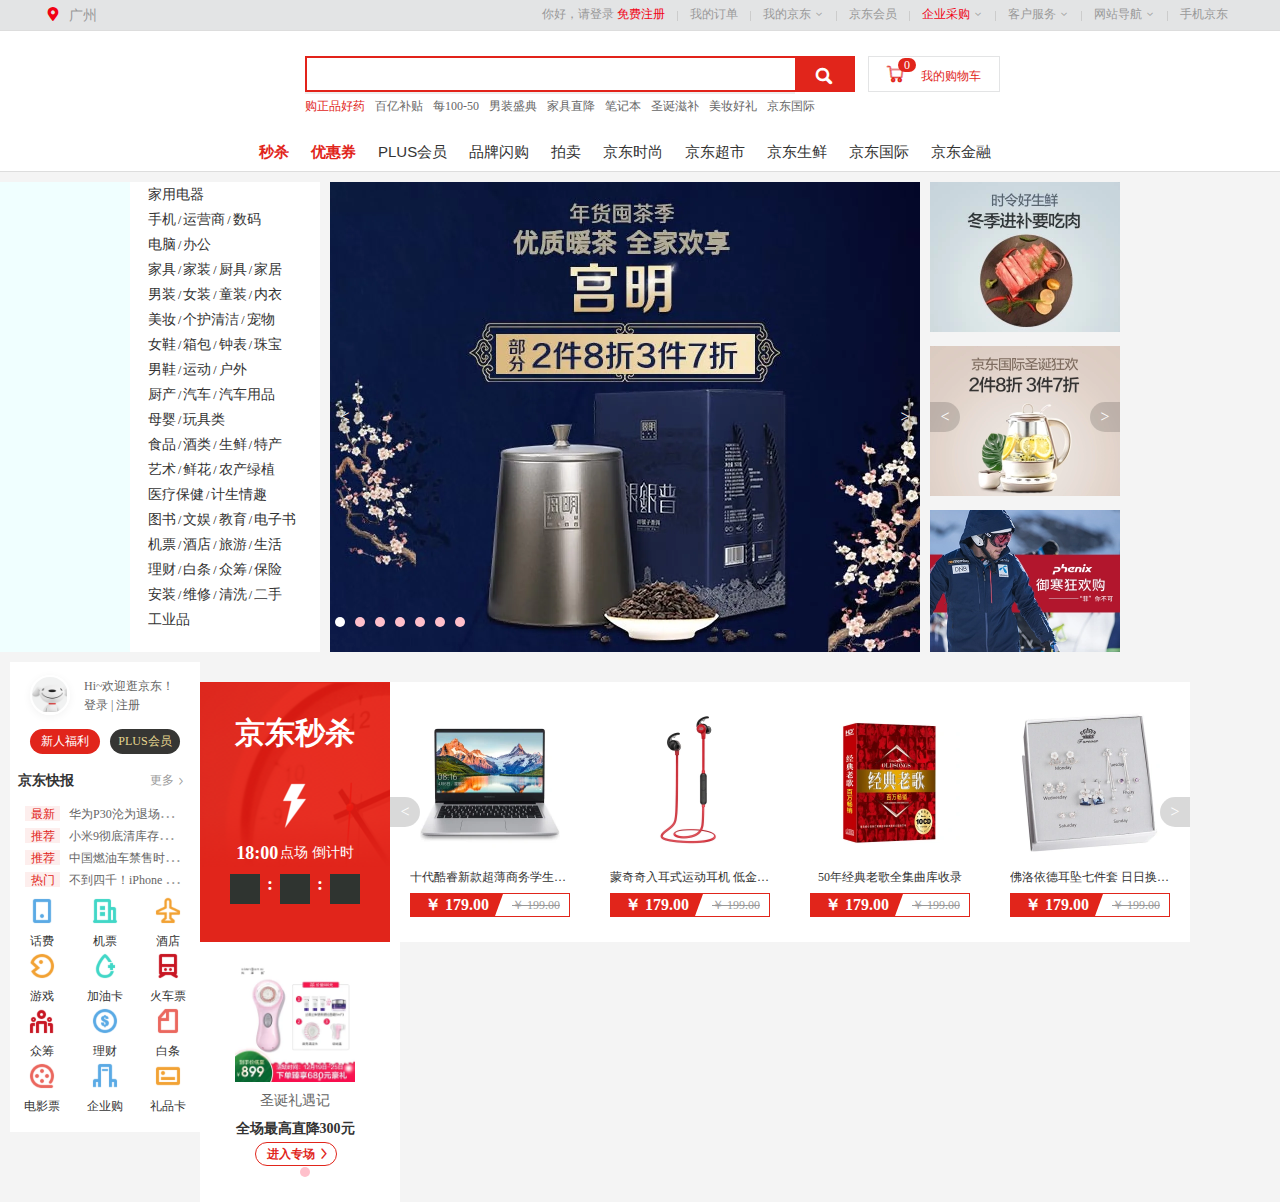
<file: index.html>
<!DOCTYPE html>
<html lang="en">

<head>
    <meta charset="UTF-8">
    <meta name="viewport" content="width=device-width, initial-scale=1.0">
    <meta http-equiv="X-UA-Compatible" content="ie=edge">
    <title>京东(JD.COM)-正品低价、品质保障、配送及时、轻松购物！</title>
    <link rel="icon" href="https://www.jd.com/favicon.ico" mce_href="//www.jd.com/favicon.ico" type="image/x-icon">
    <link rel="stylesheet" href="./index.css">
    <link rel="stylesheet" href="./font_1573454_adgfcl7szei/iconfont.css">
    <link rel="stylesheet" href="./swiper/swipper.css">
</head>

<body>
    <!--头部导航栏  -->
    <div class="short-cut">
        <div class="w">
            <ul class="area">
                <i class="iconfont icon-dingwei"></i>
                <span>广州</span>
            </ul>
            <ul class="nav-lists">
                <li>
                    <a href="">你好，请登录</a>
                    <a href="" class="red">免费注册</a>
                </li>
                <li class="spacer"></li>
                <li>
                    <a href="">我的订单</a>
                </li>
                <li class="spacer"></li>
                <li class="active" id ="myJD">
                    <a href="" >我的京东</a>
                    <i class="iconfont icon-jiantou"></i>
                </li>
                <li class="spacer"></li>
                <li>
                    <a href="">京东会员</a>
                </li>
                <li class="spacer"></li>
                <li class="active" id ="procurement">
                    <a href="" class="red">企业采购</a>
                    <i class="iconfont icon-jiantou"></i>
                </li>
                <li class="spacer"></li>
                <li class="active right" id ="service">
                    <a href="">客户服务</a>
                    <i class="iconfont icon-jiantou"></i>
                </li>
                <li class="spacer"></li>
                <li class="active right" id ="bar-navs">
                    <a href="">网站导航</a>
                    <i class="iconfont icon-jiantou"></i>
                </li>
                <li class="spacer"></li>
                <li>
                    <a href="">手机京东</a>
                </li>
            </ul>
        </div>
    </div>
    <!-- 头部搜索区 -->
    <div class="header">
        <div class="header-wrapper">
            <div class="log">
                <a href="" class="bac"></a>
                <a href="" class="hover-bac"></a>
            </div>
            <div class="search-m">
                <div class="search-area">
                    <div class="search-input">
                        <input type="text" class="text" id = "placeho" placeholder="">
                        <button class="submit">
                            <i class="iconfont icon-sousuo"></i>
                        </button>
                    </div>
                    <ul class="drop-list">
                        
                    </ul>
                    <div class="keywords">
                        <a href="#" class="items" style="color:  #e1251b;">购正品好药</a>
                        <a href="#" class="items">百亿补贴</a>
                        <a href="#" class="items">每100-50</a>
                        <a href="#" class="items">男装盛典</a>
                        <a href="#" class="items">家具直降</a>
                        <a href="#" class="items">笔记本</a>
                        <a href="#" class="items">圣诞滋补</a>
                        <a href="#" class="items">美妆好礼</a>
                        <a href="#" class="items">京东国际</a>

                    </div>
                    <div class="cart">
                        <i class="iconfont icon-gouwuche"></i>
                        <a target="_blank" href="https://cart.jd.com/cart.action">我的购物车</a>
                        <i class="ci-count" id="shopping-amount">0</i>
                    </div>
                </div>
            </div>
            <div class="actives">
                <ul>
                    <li>
                        <a href="" style="font-weight: 700; color: #e1251b;">秒杀</a>
                    </li>
                    <li>
                        <a href="" style="font-weight: 700; color: #e1251b;">优惠券</a>
                    </li>
                    <li>
                        <a href="">PLUS会员</a>
                    </li>
                    <li>
                        <a href="">品牌闪购</a>
                    </li>
                    <li>
                        <a href="">拍卖</a>
                    </li>
                    <li>
                        <a href="">京东时尚</a>
                    </li>
                    <li>
                        <a href="">京东超市</a>
                    </li>
                    <li>
                        <a href="">京东生鲜</a>
                    </li>
                    <li>
                        <a href="">京东国际</a>
                    </li>
                    <li>
                        <a href="">京东金融</a>
                    </li>
                </ul>
            </div>
            <div class="inform">
                <a href="#"></a>
            </div>
        </div>
    </div>
    <!-- 内容区 -->
    <div class="content">
        <div class="ad"></div>
        <div class="l-lists">
            <div class="lists-wrapper">
                <div class="lists-items">
                    <div class="lists-items-nav">
                        <a href="-blank">家用电器</a>
                    </div>
                    <div class="items-items-content">
                        <div class="content-l">
                            <ul class="content-tittle">
                                <li>家电馆
                                    <i class="iconfont icon-jiantou1"></i>
                                </li>
                                <li>家电专卖店
                                    <i class="iconfont icon-jiantou1"></i>
                                </li>
                                <li>家电服务
                                    <i class="iconfont icon-jiantou1"></i>
                                </li>
                                <li>企业采购
                                    <i class="iconfont icon-jiantou1"></i>
                                </li>
                                <li>商用电器
                                    <i class="iconfont icon-jiantou1"></i>
                                </li>
                                <li>以旧换新
                                    <i class="iconfont icon-jiantou1"></i>
                                </li>
                            </ul>
                            <div class="content-mes">
                                <dl>
                                    <dt >电视
                                        <i class="iconfont icon-jiantou1"></i>
                                       <dd>
                                        <a>超薄电视</a>
                                        <a>全面屏电视</a>
                                        <a>智能电视</a>
                                        <a>OLED电视</a>
                                        <a>智慧屏</a>
                                        <a>4K超清电视</a>
                                        <a>55英寸</a>
                                        <a>65英寸</a>
                                        <a>电视配件</a>
                                        <a>插座</a>
                                       </dd>
                                    </dt>
                                </dl>
                                <dl>
                                    <dt >空调
                                        <i class="iconfont icon-jiantou1"></i>
                                       <dd>
                                        <a>空调</a>
                                        <a>挂机空调</a>
                                        <a>柜机</a>
                                        <a>中央空调</a>
                                        <a>变频空调</a>
                                        <a> 一级能效移动空调</a>
                                        <a>以旧换新</a>
                                       </dd>
                                    </dt>
                                </dl>
                                <dl>
                                    <dt >洗衣机
                                        <i class="iconfont icon-jiantou1"></i>
                                       <dd>
                                        <a>滚筒洗衣机</a>
                                        <a>洗烘一体机</a>
                                        <a>波轮洗衣机</a>
                                        <a>迷你洗衣机</a>
                                        <a> 烘干机洗衣机</a>
                                        <a>配件</a>
                                       </dd>
                                    </dt>
                                </dl>
                                <dl>
                                    <dt >冰箱
                                        <i class="iconfont icon-jiantou1"></i>
                                       <dd>
                                        <a>多门</a>
                                        <a>对开门</a>
                                        <a>三门</a>
                                        <a>双门</a>
                                        <a>冷柜</a>
                                        <a>冰吧</a>
                                        <a>酒柜</a>
                                        <a>冰箱配件</a>
                                       </dd>
                                        
                                    </dt>
                                </dl>
                                <dl>
                                    <dt >电视
                                        <i class="iconfont icon-jiantou1"></i>
                                        <dd>
                                            <a>超薄电视</a>
                                            <a>全面屏电视</a>
                                            <a>智能电视</a>
                                            <a>OLED电视</a>
                                            <a>智慧屏</a>
                                            <a>4K超清电视</a>
                                            <a>55英寸</a>
                                            <a>65英寸</a>
                                            <a>电视配件</a>
                                            <a>插座</a>
                                        </dd>
                                    </dt>
                                </dl>
                                <dl>
                                    <dt >厨卫大电
                                        <i class="iconfont icon-jiantou1"></i>
                                        <dd>
                                            <a>油烟机</a>
                                            <a>燃气灶</a>
                                            <a>烟灶套装</a>
                                            <a>集成灶</a>
                                            <a>消毒柜</a>
                                            <a>洗碗机</a>
                                            <a>电热水器</a>
                                            <a>燃气</a>
                                            <a>热水器</a>
                                            <a> 空气能热水器</a>
                                            <a> 太阳能热水器</a>
                                            <a>嵌入式厨电</a>
                                            <a> 烟机灶具配件</a>
                                        </dd>
                                    </dt>
                                </dl>
                                <dl>
                                    <dt >厨房小电
                                        <i class="iconfont icon-jiantou1"></i>
                                        <dd>
                                            <a>破壁机</a>
                                            <a>电烤箱</a>
                                            <a>电饭煲</a>
                                            <a> 电压力锅</a>
                                            <a>电炖锅</a>
                                            <a>豆浆机</a>
                                            <a>料理机</a>
                                            <a>咖啡机</a>
                                            <a>电饼铛</a>
                                            <a>榨汁机/原汁机</a>
                                            <a>电水壶/热水瓶</a>
                                            <a>微波炉</a>
                                            <a>电火锅</a>
                                            <a>养生壶</a>
                                            <a>电磁炉</a>
                                            <a>面包机</a>
                                            <a>空气炸锅</a>
                                            <a>面条机</a>
                                            <a>电陶炉</a>
                                            <a>煮蛋器</a>
                                            <a> 电烧烤炉</a>
                                        </dd>
                                    </dt>
                                </dl>
                                <dl>
                                    <dt >电视
                                        <i class="iconfont icon-jiantou1"></i>

                                        <dd>
                                            <a>破壁机</a>
                                            <a>电烤箱</a>
                                            <a>电饭煲</a>
                                            <a> 电压力锅</a>
                                            <a>电炖锅</a>
                                            <a>豆浆机</a>
                                            <a>料理机</a>
                                            <a>咖啡机</a>
                                            <a>电饼铛</a>
                                            <a>榨汁机/原汁机</a>
                                            <a>电水壶/热水瓶</a>
                                            <a>微波炉</a>
                                            <a>电火锅</a>
                                            <a>养生壶</a>
                                            <a>电磁炉</a>
                                            <a>面包机</a>
                                            <a>空气炸锅</a>
                                            <a>面条机</a>
                                            <a>电陶炉</a>
                                            <a>煮蛋器</a>
                                            <a> 电烧烤炉</a>
                                        </dd>
                                    </dt>
                                </dl>
                                <dl>
                                    <dt >电视
                                        <i class="iconfont icon-jiantou1"></i>
                                        <dd>
                                            <a>破壁机</a>
                                            <a>电烤箱</a>
                                            <a>电饭煲</a>
                                            <a> 电压力锅</a>
                                            <a>电炖锅</a>
                                            <a>豆浆机</a>
                                            <a>料理机</a>
                                            <a>咖啡机</a>
                                            <a>电饼铛</a>
                                            <a>榨汁机/原汁机</a>
                                            <a>电水壶/热水瓶</a>
                                            <a>微波炉</a>
                                            <a>电火锅</a>
                                            <a>养生壶</a>
                                            <a>电磁炉</a>
                                            <a>面包机</a>
                                            <a>空气炸锅</a>
                                            <a>面条机</a>
                                            <a>电陶炉</a>
                                            <a>煮蛋器</a>
                                            <a> 电烧烤炉</a>
                                        </dd>
                                    </dt>
                                </dl>
                            </div>
                        </div>
                        <div class="content-r">
                            <div class="r-top">
                                <ul>
                                    <li><img src="./img/r-content/1.jpg.webp" alt=""></li>
                                    <li><img src="./img/r-content/2.jpg.webp" alt=""></li>
                                    <li><img src="./img/r-content/3.jpg.webp" alt=""></li>
                                    <li><img src="./img/r-content/4.jpg.webp" alt=""></li>
                                    <li><img src="./img/r-content/5.jpg.webp" alt=""></li>
                                    <li><img src="./img/r-content/6.jpg.webp" alt=""></li>
                                    <li><img src="./img/r-content/7.jpg.webp" alt=""></li>
                                    <li><img src="./img/r-content/8.jpg.webp" alt=""></li>
                                </ul>
                            </div>
                            <div class="r-middle">
                                <a href=""><img src="./img/r-content/middle.webp" alt=""></a>
                            </div>
                            <div class="r-bottom">
                                <a href=""><img src="./img/r-content/bottom.jpg.webp" alt=""></a>
                            </div>
                        </div>
                        
                    </div>
                    <div class="lists-items-nav">
                        <a href="-blank">手机</a>
                        <span>/</span>
                        <a href="-blank">运营商</a>
                        <span>/</span>
                        <a href="-blank">数码</a>
                    </div>
                    <div  class="lists-items-nav">
                        <a href="-blank">电脑</a>
                        <span>/</span>
                        <a href="-blank">办公</a>
                    </div >
                    <div class="lists-items-nav">
                        <a href="-blank">家具</a>
                        <span>/</span>
                        <a href="-blank">家装</a>
                        <span>/</span>
                        <a href="-blank">厨具</a>
                        <span>/</span>
                        <a href="-blank">家居</a>
                    </div>
                    <div class="lists-items-nav">
                        <a href="-blank">男装</a>
                        <span>/</span>
                        <a href="-blank">女装</a>
                        <span>/</span>
                        <a href="-blank">童装</a>
                        <span>/</span>
                        <a href="-blank">内衣</a>
                    </div>
                    <div class="lists-items-nav">
                        <a href="-blank">美妆</a>
                        <span>/</span>
                        <a href="-blank">个护清洁</a>
                        <span>/</span>
                        <a href="-blank">宠物</a>
                    </div>
                    <div class="lists-items-nav">
                        <a href="-blank">女鞋</a>
                        <span>/</span>
                        <a href="-blank">箱包</a>
                        <span>/</span>
                        <a href="-blank">钟表</a>
                        <span>/</span>
                        <a href="-blank">珠宝</a>
                    </div>
                    <div class="lists-items-nav">
                        <a href="-blank">男鞋</a>
                        <span>/</span>
                        <a href="-blank">运动</a>
                        <span>/</span>
                        <a href="-blank">户外</a>
                    </div>
                    <div class="lists-items-nav">
                        <a href="-blank">厨产</a>
                        <span>/</span>
                        <a href="-blank">汽车</a>
                        <span>/</span>
                        <a href="-blank">汽车用品</a>
                    </div>
                    <div class="lists-items-nav">
                        <a href="-blank">母婴</a>
                        <span>/</span>
                        <a href="-blank">玩具类</a>
                    </div>
                    <div class="lists-items-nav">
                        <a href="-blank">食品</a>
                        <span>/</span>
                        <a href="-blank">酒类</a>
                        <span>/</span>
                        <a href="-blank">生鲜</a>
                        <span>/</span>
                        <a href="-blank">特产</a>
                    </div>
                    <div class="lists-items-nav">
                        <a href="-blank">艺术</a>
                        <span>/</span>
                        <a href="-blank">鲜花</a>
                        <span>/</span>
                        <a href="-blank">农产绿植</a>
                    </div>
                    <div class="lists-items-nav">
                        <a href="-blank">医疗保健</a>
                        <span>/</span>
                        <a href="-blank">计生情趣</a>
                    </div>
                    <div class="lists-items-nav">
                        <a href="-blank">图书</a>
                        <span>/</span>
                        <a href="-blank">文娱</a>
                        <span>/</span>
                        <a href="-blank">教育</a>
                        <span>/</span>
                        <a href="-blank">电子书</a>
                    </div>
                    <div class="lists-items-nav">
                        <a href="-blank">机票</a>
                        <span>/</span>
                        <a href="-blank">酒店</a>
                        <span>/</span>
                        <a href="-blank">旅游</a>
                        <span>/</span>
                        <a href="-blank">生活</a>
                    </div>
                    <div class="lists-items-nav">
                        <a href="-blank">理财</a>
                        <span>/</span>
                        <a href="-blank">白条</a>
                        <span>/</span>
                        <a href="-blank">众筹</a>
                        <span>/</span>
                        <a href="-blank">保险</a>
                    </div>
                    <div class="lists-items-nav">
                        <a href="-blank">安装</a>
                        <span>/</span>
                        <a href="-blank">维修</a>
                        <span>/</span>
                        <a href="-blank">清洗</a>
                        <span>/</span>
                        <a href="-blank">二手</a>
                    </div>
                    <div class="lists-items-nav">
                        <a href="-blank">工业品</a>
                    </div>
                </div>
            </div>
            
        </div>
        <div class="img-area">
            <div class="l-img">
                <img class="item" src="./img/l-img/1.webp" alt="">
                <img class="item" src="./img/l-img/2.webp" alt="">
                <img class="item" src="./img/l-img/3.jpg.webp" alt="">
                <img class="item" src="./img/l-img/4.webp" alt="">
                <img class="item" src="./img/l-img/5.jpg" alt="">
                <img class="item" src="./img/l-img/6.webp" alt="">
                <img class="item" src="./img/l-img/7.jpg.webp" alt="">
            </div>
            <div class="r-img">
                <div class="r-item">
                    <img src="./img/r-img/1.jpg.webp" alt="">
                    <img src="./img/r-img/2.jpg.webp" alt="">
                    <img src="./img/r-img/3.jpg.webp" alt="">
                </div>
                <div class="r-item">
                    <img src="./img/r-img/4.jpg.webp" alt="">
                    <img src="./img/r-img/5.jpg.webp" alt="">
                    <img src="./img/r-img/6.jpg.webp" alt="">
                </div>
                <div class="r-item">
                    <img src="./img/r-img/7.jpg.webp" alt="">
                    <img src="./img/r-img/8.jpg.webp" alt="">
                    <img src="./img/r-img/9.jpg.webp" alt="">
                </div>
            </div>
        </div>
        <div class="r-lists">
            <div class="user">
                <div class="user-top">
                    <div class="picture">
                        <a href="" class="login">
                            <img src="./img/login.png" alt="">
                        </a>
                    </div>
                    <div class="wel">
                        <a href="">Hi~欢迎逛京东！</a>
                        <p>
                            <a href="">登录</a>
                            <span>|</span>
                            <a href="">注册</a>
                        </p>
                    </div>
                </div>
                <div class="user-bottom">
                    <a href="" class="new">新人福利</a>
                    <a href="" class="plus">PLUS会员</a>
                </div>
            </div>
            <div class="news">
                <div class="news_hd" aria-label="京东快报">
                    <h5 class="news_tit">京东快报</h5>
                    <a href="#" target="_blank" class="news_more ">更多
                        <i class="iconfont icon-jiantou1"></i>
                    </a>
                </div>
                <ul class="news_list">
                    <li class="news_item news_item__recommend">
                        <a href="#" target="_blank" class="news_link">
                            <span class="news_tag">最新 </span>
                            华为P30沦为退场价，售价比华为Mate 30便宜一半
                        </a>
                    </li>
                    <li class="news_item news_item__recommend">
                        <a href="#" target="_blank" class="news_link">
                            <span class="news_tag">推荐</span>
                            小米9彻底清库存！8+256G正式来到退场价！
                        </a>

                        </a>
                    </li>
                    <li class="news_item news_item__recommend">
                        <a href="#" target="_blank" class="news_link">
                            <span class="news_tag">推荐</span>
                            中国燃油车禁售时间已定！车主：新买的车怕是熬不到那时候
                        </a>
                    </li>
                    <li class="news_item news_item__recommend">
                        <a href="#" target="_blank" class="news_link">
                            <span class="news_tag">热门</span>
                            不到四千！iPhone 11售价刷新底线，但果粉不买账
                        </a>
                    </li>
                </ul>
            </div>
            <div class="service">
                <ul>
                    <li>
                        <img src="./img/littleimg/1.png" alt="">
                        <span class="item-tittle">话费</span>
                    </li>
                    <li>
                        <img src="./img/littleimg/2.png" alt="">
                        <span class="item-tittle">机票</span>
                    </li>
                    <li>
                        <img src="./img/littleimg/3.png" alt="">
                        <span class="item-tittle">酒店</span>
                    </li>
                    <li>
                        <img src="./img/littleimg/4.png" alt="">
                        <span class="item-tittle">游戏</span>
                    </li>
                    <li>
                        <img src="./img/littleimg/5.png" alt="">
                        <span class="item-tittle">加油卡</span>
                    </li>
                    <li>
                        <img src="./img/littleimg/6.png" alt="">
                        <span class="item-tittle">火车票</span>
                    </li>
                    <li>
                        <img src="./img/littleimg/7.png" alt="">
                        <span class="item-tittle">众筹</span>
                    </li>
                    <li>
                        <img src="./img/littleimg/8.png" alt="">
                        <span class="item-tittle">理财</span>
                    </li>
                    <li>
                        <img src="./img/littleimg/9.png" alt="">
                        <span class="item-tittle">白条</span>
                    </li>
                    <li>
                        <img src="./img/littleimg/a.png" alt="">
                        <span class="item-tittle">电影票</span>
                    </li>
                    <li>
                        <img src="./img/littleimg/b.png" alt="">
                        <span class="item-tittle">企业购</span>
                    </li>
                    <li>
                        <img src="./img/littleimg/c.png" alt="">
                        <span class="item-tittle">礼品卡</span>
                    </li>
                </ul>
            </div>
        </div>
    </div>
    <!-- 秒杀抢购区 -->
    <div class="jd-shop">
        <div class="time-buy">
            <a href="" class="timer">
                <div class="countdown-title">京东秒杀</div>
                <div>
                    <div class="countdown-desc"><strong>18:00</strong>点场 倒计时</div>
                    <span class="timmer countdown-main">
                        <span class="timmer__unit timmer__unit--hour"></span>
                        <span class="timmer__unit timmer__unit--minute"></span>
                        <span class="timmer__unit timmer__unit--second"></span>
                    </span>
                </div>
            </a>
        </div>
        <div class="imgshow">
            <div class="page">
                <div class="imgshow-item">
                    <img src="./img/imgshow/1.jpg.webp" alt="">
                    <p class="des">十代酷睿新款超薄商务学生随身携带笔记本电脑</p>
                    <p class="price">
                        <span class="dis">
                            ￥ 179.00
                        </span>
                        <span class="pre">
                            ￥ 199.00
                        </span>
                    </p>
                </div>
                <div class="imgshow-item">
                    <img src="./img/imgshow/2.jpg.webp" alt="">
                    <p class="des">蒙奇奇入耳式运动耳机 低金属音</p>
                    <p class="price">
                        <span class="dis">
                            ￥ 179.00
                        </span>
                        <span class="pre">
                            ￥ 199.00
                        </span>
                    </p>
                </div>
                <div class="imgshow-item">
                    <img src="./img/imgshow/3.jpg.webp" alt="">
                    <p class="des">50年经典老歌全集曲库收录</p>
                    <p class="price">
                        <span class="dis">
                            ￥ 179.00
                        </span>
                        <span class="pre">
                            ￥ 199.00
                        </span>
                    </p>
                </div>

                <div class="imgshow-item">
                    <img src="./img/imgshow/4.jpg.webp" alt="">
                    <p class="des">佛洛依德耳坠七件套 日日换新 天天都有好心情</p>
                    <p class="price">
                        <span class="dis">
                            ￥ 179.00
                        </span>
                        <span class="pre">
                            ￥ 199.00
                        </span>
                    </p>
                </div>
            </div>
            <div class="page">
                <div class="imgshow-item">
                    <img src="./img/imgshow/5.jpg.webp" alt="">
                    <p class="des">十代酷睿新款超薄商务学生随身携带笔记本电脑</p>
                    <p class="price">
                        <span class="dis">
                            ￥ 179.00
                        </span>
                        <span class="pre">
                            ￥ 199.00
                        </span>
                    </p>
                </div>
                <div class="imgshow-item">
                    <img src="./img/imgshow/6.jpg.webp" alt="">
                    <p class="des">蒙奇奇入耳式运动耳机 低金属音</p>
                    <p class="price">
                        <span class="dis">
                            ￥ 179.00
                        </span>
                        <span class="pre">
                            ￥ 199.00
                        </span>
                    </p>
                </div>
                <div class="imgshow-item">
                    <img src="./img/imgshow/7.jpg.webp" alt="">
                    <p class="des">50年经典老歌全集曲库收录</p>
                    <p class="price">
                        <span class="dis">
                            ￥ 179.00
                        </span>
                        <span class="pre">
                            ￥ 199.00
                        </span>
                    </p>
                </div>

                <div class="imgshow-item">
                    <img src="./img/imgshow/8.jpg.webp" alt="">
                    <p class="des">【79元买三件套 加厚马甲+围巾+加绒皮手套】【买2件再减20】马甲男加厚保暖时尚百搭背心外套666 886卡其 XL</p>
                    <p class="price">
                        <span class="dis">
                            ￥ 179.00
                        </span>
                        <span class="pre">
                            ￥ 199.00
                        </span>
                    </p>
                </div>
            </div>

        </div>
        <div class="r-show">
            <div class="r-show-item">
                <img src="./img/rshow/1.jpg.webp" alt="">
                <p class="tittle">圣诞礼遇记</p>
                <p class="discount">全场最高直降300元</p>
                <div class="gogo">进入专场
                    <i class="iconfont icon-jiantou1"></i>
                </div>
            </div>
            <div class="r-show-item">
                <img src="./img/rshow/2.png.webp" alt="">
                <p class="tittle">手机秒杀钜惠</p>
                <p class="discount">荣耀9X低至1499元</p>
                <div class="gogo">品类秒杀
                    <i class="iconfont icon-jiantou1"></i>
                </div>
            </div>
        </div>
    </div>
    <script src="./jquery-3.4.1.min.js"></script>
    <script src="./swiper/swipper.js"></script>
    <script src="./drop/drop.js"></script>
    <script src="./index.js"></script>

</body>

</html>
</file>
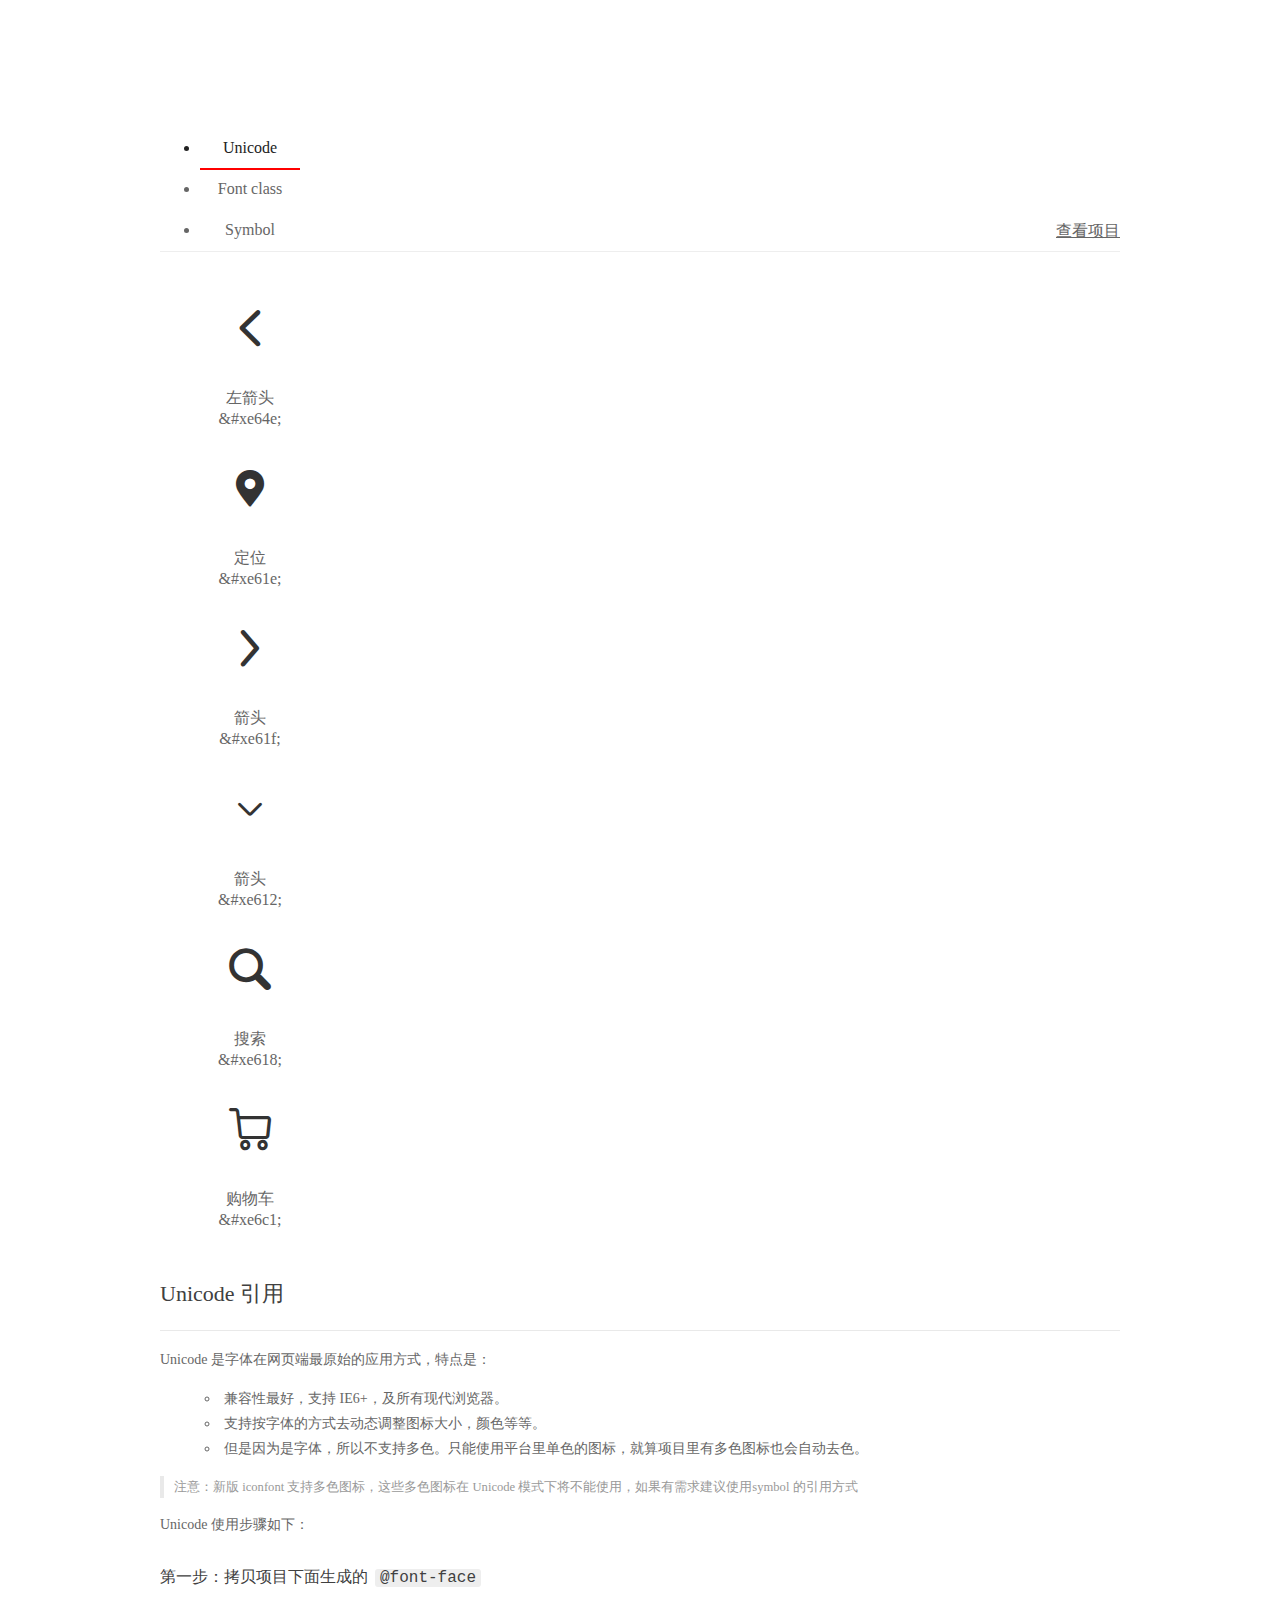
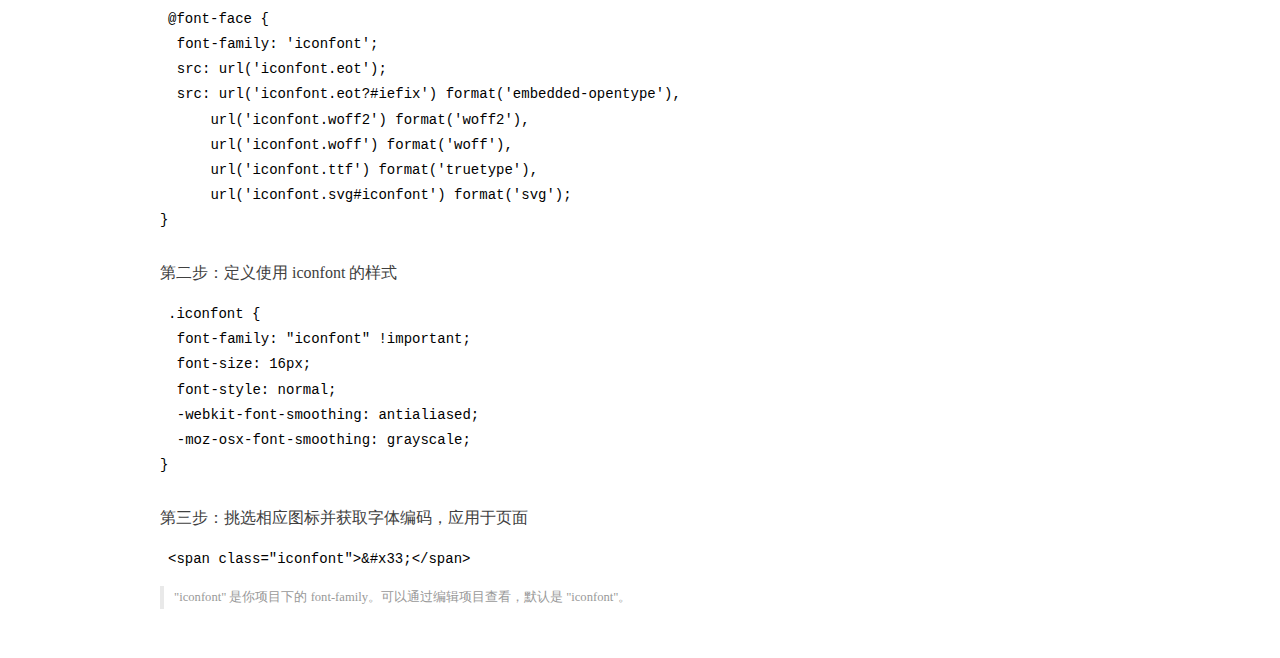
<file: font_1573454_adgfcl7szei/demo_index.html>
<!DOCTYPE html>
<html>
<head>
  <meta charset="utf-8"/>
  <title>IconFont Demo</title>
  <link rel="shortcut icon" href="https://gtms04.alicdn.com/tps/i4/TB1_oz6GVXXXXaFXpXXJDFnIXXX-64-64.ico" type="image/x-icon"/>
  <link rel="stylesheet" href="https://g.alicdn.com/thx/cube/1.3.2/cube.min.css">
  <link rel="stylesheet" href="demo.css">
  <link rel="stylesheet" href="iconfont.css">
  <script src="iconfont.js"></script>
  <!-- jQuery -->
  <script src="https://a1.alicdn.com/oss/uploads/2018/12/26/7bfddb60-08e8-11e9-9b04-53e73bb6408b.js"></script>
  <!-- 代码高亮 -->
  <script src="https://a1.alicdn.com/oss/uploads/2018/12/26/a3f714d0-08e6-11e9-8a15-ebf944d7534c.js"></script>
</head>
<body>
  <div class="main">
    <h1 class="logo"><a href="https://www.iconfont.cn/" title="iconfont 首页" target="_blank">&#xe86b;</a></h1>
    <div class="nav-tabs">
      <ul id="tabs" class="dib-box">
        <li class="dib active"><span>Unicode</span></li>
        <li class="dib"><span>Font class</span></li>
        <li class="dib"><span>Symbol</span></li>
      </ul>
      
      <a href="https://www.iconfont.cn/manage/index?manage_type=myprojects&projectId=1573454" target="_blank" class="nav-more">查看项目</a>
      
    </div>
    <div class="tab-container">
      <div class="content unicode" style="display: block;">
          <ul class="icon_lists dib-box">
          
            <li class="dib">
              <span class="icon iconfont">&#xe64e;</span>
                <div class="name">左箭头</div>
                <div class="code-name">&amp;#xe64e;</div>
              </li>
          
            <li class="dib">
              <span class="icon iconfont">&#xe61e;</span>
                <div class="name">定位</div>
                <div class="code-name">&amp;#xe61e;</div>
              </li>
          
            <li class="dib">
              <span class="icon iconfont">&#xe61f;</span>
                <div class="name">箭头</div>
                <div class="code-name">&amp;#xe61f;</div>
              </li>
          
            <li class="dib">
              <span class="icon iconfont">&#xe612;</span>
                <div class="name">箭头</div>
                <div class="code-name">&amp;#xe612;</div>
              </li>
          
            <li class="dib">
              <span class="icon iconfont">&#xe618;</span>
                <div class="name">搜索</div>
                <div class="code-name">&amp;#xe618;</div>
              </li>
          
            <li class="dib">
              <span class="icon iconfont">&#xe6c1;</span>
                <div class="name">购物车</div>
                <div class="code-name">&amp;#xe6c1;</div>
              </li>
          
          </ul>
          <div class="article markdown">
          <h2 id="unicode-">Unicode 引用</h2>
          <hr>

          <p>Unicode 是字体在网页端最原始的应用方式，特点是：</p>
          <ul>
            <li>兼容性最好，支持 IE6+，及所有现代浏览器。</li>
            <li>支持按字体的方式去动态调整图标大小，颜色等等。</li>
            <li>但是因为是字体，所以不支持多色。只能使用平台里单色的图标，就算项目里有多色图标也会自动去色。</li>
          </ul>
          <blockquote>
            <p>注意：新版 iconfont 支持多色图标，这些多色图标在 Unicode 模式下将不能使用，如果有需求建议使用symbol 的引用方式</p>
          </blockquote>
          <p>Unicode 使用步骤如下：</p>
          <h3 id="-font-face">第一步：拷贝项目下面生成的 <code>@font-face</code></h3>
<pre><code class="language-css"
>@font-face {
  font-family: 'iconfont';
  src: url('iconfont.eot');
  src: url('iconfont.eot?#iefix') format('embedded-opentype'),
      url('iconfont.woff2') format('woff2'),
      url('iconfont.woff') format('woff'),
      url('iconfont.ttf') format('truetype'),
      url('iconfont.svg#iconfont') format('svg');
}
</code></pre>
          <h3 id="-iconfont-">第二步：定义使用 iconfont 的样式</h3>
<pre><code class="language-css"
>.iconfont {
  font-family: "iconfont" !important;
  font-size: 16px;
  font-style: normal;
  -webkit-font-smoothing: antialiased;
  -moz-osx-font-smoothing: grayscale;
}
</code></pre>
          <h3 id="-">第三步：挑选相应图标并获取字体编码，应用于页面</h3>
<pre>
<code class="language-html"
>&lt;span class="iconfont"&gt;&amp;#x33;&lt;/span&gt;
</code></pre>
          <blockquote>
            <p>"iconfont" 是你项目下的 font-family。可以通过编辑项目查看，默认是 "iconfont"。</p>
          </blockquote>
          </div>
      </div>
      <div class="content font-class">
        <ul class="icon_lists dib-box">
          
          <li class="dib">
            <span class="icon iconfont icon-zuojiantou"></span>
            <div class="name">
              左箭头
            </div>
            <div class="code-name">.icon-zuojiantou
            </div>
          </li>
          
          <li class="dib">
            <span class="icon iconfont icon-dingwei"></span>
            <div class="name">
              定位
            </div>
            <div class="code-name">.icon-dingwei
            </div>
          </li>
          
          <li class="dib">
            <span class="icon iconfont icon-jiantou1"></span>
            <div class="name">
              箭头
            </div>
            <div class="code-name">.icon-jiantou1
            </div>
          </li>
          
          <li class="dib">
            <span class="icon iconfont icon-jiantou"></span>
            <div class="name">
              箭头
            </div>
            <div class="code-name">.icon-jiantou
            </div>
          </li>
          
          <li class="dib">
            <span class="icon iconfont icon-sousuo"></span>
            <div class="name">
              搜索
            </div>
            <div class="code-name">.icon-sousuo
            </div>
          </li>
          
          <li class="dib">
            <span class="icon iconfont icon-gouwuche"></span>
            <div class="name">
              购物车
            </div>
            <div class="code-name">.icon-gouwuche
            </div>
          </li>
          
        </ul>
        <div class="article markdown">
        <h2 id="font-class-">font-class 引用</h2>
        <hr>

        <p>font-class 是 Unicode 使用方式的一种变种，主要是解决 Unicode 书写不直观，语意不明确的问题。</p>
        <p>与 Unicode 使用方式相比，具有如下特点：</p>
        <ul>
          <li>兼容性良好，支持 IE8+，及所有现代浏览器。</li>
          <li>相比于 Unicode 语意明确，书写更直观。可以很容易分辨这个 icon 是什么。</li>
          <li>因为使用 class 来定义图标，所以当要替换图标时，只需要修改 class 里面的 Unicode 引用。</li>
          <li>不过因为本质上还是使用的字体，所以多色图标还是不支持的。</li>
        </ul>
        <p>使用步骤如下：</p>
        <h3 id="-fontclass-">第一步：引入项目下面生成的 fontclass 代码：</h3>
<pre><code class="language-html">&lt;link rel="stylesheet" href="./iconfont.css"&gt;
</code></pre>
        <h3 id="-">第二步：挑选相应图标并获取类名，应用于页面：</h3>
<pre><code class="language-html">&lt;span class="iconfont icon-xxx"&gt;&lt;/span&gt;
</code></pre>
        <blockquote>
          <p>"
            iconfont" 是你项目下的 font-family。可以通过编辑项目查看，默认是 "iconfont"。</p>
        </blockquote>
      </div>
      </div>
      <div class="content symbol">
          <ul class="icon_lists dib-box">
          
            <li class="dib">
                <svg class="icon svg-icon" aria-hidden="true">
                  <use xlink:href="#icon-zuojiantou"></use>
                </svg>
                <div class="name">左箭头</div>
                <div class="code-name">#icon-zuojiantou</div>
            </li>
          
            <li class="dib">
                <svg class="icon svg-icon" aria-hidden="true">
                  <use xlink:href="#icon-dingwei"></use>
                </svg>
                <div class="name">定位</div>
                <div class="code-name">#icon-dingwei</div>
            </li>
          
            <li class="dib">
                <svg class="icon svg-icon" aria-hidden="true">
                  <use xlink:href="#icon-jiantou1"></use>
                </svg>
                <div class="name">箭头</div>
                <div class="code-name">#icon-jiantou1</div>
            </li>
          
            <li class="dib">
                <svg class="icon svg-icon" aria-hidden="true">
                  <use xlink:href="#icon-jiantou"></use>
                </svg>
                <div class="name">箭头</div>
                <div class="code-name">#icon-jiantou</div>
            </li>
          
            <li class="dib">
                <svg class="icon svg-icon" aria-hidden="true">
                  <use xlink:href="#icon-sousuo"></use>
                </svg>
                <div class="name">搜索</div>
                <div class="code-name">#icon-sousuo</div>
            </li>
          
            <li class="dib">
                <svg class="icon svg-icon" aria-hidden="true">
                  <use xlink:href="#icon-gouwuche"></use>
                </svg>
                <div class="name">购物车</div>
                <div class="code-name">#icon-gouwuche</div>
            </li>
          
          </ul>
          <div class="article markdown">
          <h2 id="symbol-">Symbol 引用</h2>
          <hr>

          <p>这是一种全新的使用方式，应该说这才是未来的主流，也是平台目前推荐的用法。相关介绍可以参考这篇<a href="">文章</a>
            这种用法其实是做了一个 SVG 的集合，与另外两种相比具有如下特点：</p>
          <ul>
            <li>支持多色图标了，不再受单色限制。</li>
            <li>通过一些技巧，支持像字体那样，通过 <code>font-size</code>, <code>color</code> 来调整样式。</li>
            <li>兼容性较差，支持 IE9+，及现代浏览器。</li>
            <li>浏览器渲染 SVG 的性能一般，还不如 png。</li>
          </ul>
          <p>使用步骤如下：</p>
          <h3 id="-symbol-">第一步：引入项目下面生成的 symbol 代码：</h3>
<pre><code class="language-html">&lt;script src="./iconfont.js"&gt;&lt;/script&gt;
</code></pre>
          <h3 id="-css-">第二步：加入通用 CSS 代码（引入一次就行）：</h3>
<pre><code class="language-html">&lt;style&gt;
.icon {
  width: 1em;
  height: 1em;
  vertical-align: -0.15em;
  fill: currentColor;
  overflow: hidden;
}
&lt;/style&gt;
</code></pre>
          <h3 id="-">第三步：挑选相应图标并获取类名，应用于页面：</h3>
<pre><code class="language-html">&lt;svg class="icon" aria-hidden="true"&gt;
  &lt;use xlink:href="#icon-xxx"&gt;&lt;/use&gt;
&lt;/svg&gt;
</code></pre>
          </div>
      </div>

    </div>
  </div>
  <script>
  $(document).ready(function () {
      $('.tab-container .content:first').show()

      $('#tabs li').click(function (e) {
        var tabContent = $('.tab-container .content')
        var index = $(this).index()

        if ($(this).hasClass('active')) {
          return
        } else {
          $('#tabs li').removeClass('active')
          $(this).addClass('active')

          tabContent.hide().eq(index).fadeIn()
        }
      })
    })
  </script>
</body>
</html>
</file>
<file: index.css>
body,ul,li,p,a{
    margin: 0;
    padding: 0;
    list-style: none;
    text-decoration: none;
}
body{
    background-color: #f4f4f4;
}
/* 头部导航栏样式开始 */
.short-cut{
    width: 100%;
    height: 30px;
    background-color: #e3e4e5;
    border-bottom: 1px solid #ddd;
}
.w{
    width: 1190px;
    height: 100%;
    margin:0 auto;
}
.area{
    width:58px;
    height: 30px;
    color:#f10215;
    font-size: 14px;
    display: inline-block;
}
.area i{
    margin-right: 4px;
    height: 28px;
    line-height: 28px;
}

.area span{
    color: #999;
    height: 30px;
    line-height: 30px;
}
.w .area:hover{
    cursor: pointer;
    background-color: #fff;
}
.w .area:hover span{
    color: #f10215;
}
.nav-lists{
    display: inline-block;
    float: right;
    
}
.nav-lists > li{
    cursor: pointer;
    display: block;
    float: left;
    height: 30px;
    padding-left: 7px;
    padding-right: 7px;
    font-size: 12px;
    position: relative;
    /* box-sizing: border-box; */
}
.nav-lists > li .iconfont{
    width: 12px;
    height: 12px;
    line-height: 12px;
    color: #999;
}
.nav-lists >li a{
    height:28px;
    line-height: 28px;
    color: #999;
}
.nav-lists > li .my-dropdown{
    position: absolute;
    top:30px;
    z-index: 111;
    border: 1px solid #ccc;
    background-color: #fff;
    box-shadow: 1px 2px 1px rgba(0,0,0,.1);
    display: none;
}
.nav-lists > li .my-dropdown dl{
    border-bottom: 1px solid #eee;
    padding-bottom: 10px;
}
.nav-lists > li .my-dropdown dl:last-child{
    border-bottom: 0px solid #eee;
}
.nav-lists #myJD .my-dropdown ,.nav-lists #procurement .my-dropdown{
    left: -1px;
}

.nav-lists > li .my-dropdown dt{
    margin-bottom: 5px;
    font-weight: 700;
    color: #666;
    padding-left: 7px;
}

.nav-lists > li .my-dropdown dd{
    display: inline-block;
    height: 24px;
    line-height: 24px;
    margin:0px;
    margin-left: 10px;
    text-align: left;
}
.nav-lists #service .my-dropdown ,.nav-lists #bar-navs .my-dropdown{
    right: -1px;
}
.nav-lists .active:hover{
    background-color: #fff;
    /* border: 1px solid #ccc; */
}
.nav-lists .active:hover::after{
    content: '';
    display: inline-block;
    width: 100%;
    height: 2px;
    background-color: #fff;
    position: absolute;
    top: 30px;
    left: 0;
    z-index: 120;
}
.nav-lists .active:hover .my-dropdown{
    display: block;
    
   
}
.nav-lists >li a:hover{
    color: #e1251b;
    
}
.nav-lists >li .red{
    color: #f10215;
}
.nav-lists .spacer{
    overflow: hidden;
    margin: 11px 5px 0;
    width: 1px;
    height: 10px;
    background-color: #ccc;
   padding: 0;
    
}

/* 头部搜索区样式开始 */
.header{
    width: 100%;
    height: 140px;
    background-color: #fff;
    border-bottom: 1px solid #ddd;
}
.header-wrapper{
    position: relative;
    width: 1190px;
    height: 140px;
    margin:0 auto;
}
.header-wrapper .log{
    float: left;
    width: 190px;
    height: 120px;
    position: relative;
    top:10px;
    overflow: hidden;
}
.header-wrapper .log a{
    display: inline-block;
    width: 190px;
    height: 120px;
}
.header-wrapper .log .bac{
    background-image: url('https://misc.360buyimg.com/mtd/pc/index_2019/1.0.0/assets/sprite/header/sprite@2x.png');
    background-repeat: no-repeat;
    background-size: 190px 160px;
}
/* .header-wrapper .log:hover{
    background-color: #fff;
} */
.header-wrapper .log .hover-bac{
    background-image:url("https://img1.360buyimg.com/da/jfs/t1/27372/17/11503/92614/5c90a46aEc2ddc4e5/ac95311cf47f6c4b.gif?v=0.6375628647416414");
    display:none;
    position: absolute;
    top: -20px;
    left: 0;
}
.search-m{
    width: 100%;
    height: 60px;
    position: absolute;
    left: 0;
    top: 0;
}
.search-area{
    width:780px;
    height: 60px;
    margin:0 auto;
}
.search-input{
    position: absolute;
    left: 260px;
    top: 25px;
    width: 546px;
    height: 32px;
    border: 2px solid #e2231a;
    background: #fff;
}
.search-input input{
    float: left;
    padding: 2px 44px 2px 17px;
    width: 425px;
    height: 26px;
    border: 1px solid transparent;
    line-height: 26px;
    font-size: 12px;
    outline: none;
}
.search-input button{
    float: right;
    border-radius: 0;
    width: 58px;
    height: 32px;
    line-height: 32px;
    border: none;
    background-color: #e1251b;
    font-size: 20px;
    font-weight: 700;
    color: #fff;
}
.drop-list {
    position: absolute;
    top:61px;
    left: 260px;
    background-color: #fff;
    border: 1px solid #eee;
    width: 488px;
    z-index: 100;
  }
  .drop-list li a{
    text-decoration: none;
    color: #aaa;

}
.drop-list li {
    overflow: hidden;
    padding: 1px 6px;
    line-height: 24px;
    cursor: pointer;

    font-size: 12px;
  }
  .drop-list li a{
      text-decoration: none;
  }
.keywords{
    width: 550px;
    height: 20px;
    position: absolute;
    overflow: hidden;
    left: 260px;
    top: 65px;
    line-height: 20px;
    font-size: 12px;
    
}
.keywords a{
    float: left;
    margin-right: 10px;
    color:#666;
   
}
.keywords a:hover{
    cursor: pointer;
    color: #e1251b;
}
.cart{
    position: absolute;
    top: 25px;
    right: 235px;
    width: 130px;
    height: 34px;
    line-height: 34px;
    text-align: center;
    border:1px solid #e3e4e5;
    font-size: 12px;
}
.cart a{
    color: #e1251b;
    display: inline-block;
    margin-left: 15px;

}
.cart .ci-count{
    position: absolute;
    left:29px;
    top:1px;
    display: inline-block;
    padding: 1px 3px;
    background-color: #e1251b;
    color: #fff;
    font-size: 12px;
    line-height: 12px;
    border-radius: 7px;
    min-width: 12px;
    font-style: normal;

}
.actives{
    position: absolute;
    left:203px;
    bottom:0;
    height: 30px;
    line-height: 30px;
    text-align: center;
   
}
.actives li{
    float: left;
    margin:0 11px;
    font:15px/1.5 Microsoft YaHei,Heiti SC,tahoma,arial,Hiragino Sans GB,"\5B8B\4F53",sans-serif;

}
.actives li a{
    color: #333;
}
.actives li:hover{
    color: #e1251b;
    cursor: pointer;
}
.inform{
    float: left;
    position: absolute;
    right: 0;
    top: 10px;
}
.inform a{
    background-image: url(https://img14.360buyimg.com/babel/jfs/t1/88617/22/6211/34168/5df202c5E74d3fa02/732a43a0b9e54cfa.png);
    width: 190px;
    height: 120px;
    display: block;
}
/* 内容区样式开始 */
.content{
    width:  100%;
    height: 480px;
    margin-bottom: 30px;
}
.ad{
    float: left;
    margin-top: 10px;
    width:130px;
    height: 470px;
    background: azure;
}
.l-lists{
    float: left;
    width: 190px;   
    height: 470px; 
    margin-top: 10px;
    background-color: #fff;
}

.l-lists .lists-wrapper .lists-items .lists-items-nav{
    width: 190px;
    height: 25px;
    line-height: 25px;
    padding-left: 18px;
    font-size: 0;
}
.l-lists .lists-wrapper .lists-items .lists-items-nav a{
    font-size:14px;
    color: #333;
}
.l-lists .lists-wrapper .lists-items .lists-items-nav a:hover{
    color:#e1251b;
}
.l-lists .lists-wrapper .lists-items .lists-items-nav span{
    font-size: 12px;
    padding:0 2px;
}
.l-lists .lists-wrapper .lists-items {
    position: relative;
}
.items-items-content{
    position: absolute;
    left: 191px;
    top:0;
    background-color: #fff;
    width: 998px;
    min-height: 468px;
    border: 1px solid #f7f7f7;
    background-color: #fff;
    box-shadow: 2px 0 5px rgba(0,0,0,.3);
    z-index: 100;
    display: none;
}
.items-items-content .content-l{
    width: 800px;
    float: left;
    padding: 20px 0 10px;
}

.content-l .content-tittle{
    margin-left: 20px;
    height: 24px;
}
.content-l .content-tittle li{
    float: left;
    margin-right: 10px;
    padding: 0 10px;
    height: 24px;
    background-color: #333;
    line-height: 24px;
    color: #fff;
    cursor: pointer;
    font-size:12px;
}
 .content-l .iconfont{
    font-size: 12px;
}
.content-l .content-tittle li:hover{
    color: #fff;
    background-color: #e2231a;
}
.content-mes{
    padding: 10px 0 0 20px;
    overflow: hidden;

}
.content-l dl{
    display: block;
    width: 800px;
    font-size: 12px;
    position: relative;
    overflow: hidden;
    margin-bottom:-5pxpx;
}


.content-l dl dt{
    overflow: hidden;
    position: absolute;
    left: 0;
    top: 0px;
    width: 70px;
    text-align: right;
    font-weight: 700;
    white-space: nowrap;
    text-overflow: ellipsis;
    /* background-color: chocolate; */
}
.content-l dl dd{
    display: block;
    /* background-color: #008c8c; */
    width: 720px;
    position: relative;
    margin-left:80px;
}
.content-l dl dd a{
    text-decoration: none;
    display: inline-block;
    height: 16px;
    line-height:16px;
    color: #666;
    margin: 0px 0;
    padding: 0 7px;
}
.content-l dl dd a:hover{
    cursor: pointer;
    color: #e1251b;
}

.content-l dl dt .iconfont{
    font-size: 10px;
}
.content-r{
    float: right;
    width: 198px;
    
}
.content-r .r-top {
    position: relative;
    top: 20px;
    height: 140px;
    width: 168px;
    margin: 0 auto;
    margin-bottom: 10px;
}
.content-r .r-top li{
    height: 35px;
    float: left;
    height: 35px;
    border: 0;
    font-size: 0;
}
.r-top li img{
    width: 83px;
    float: left;
    height: 350x;
}
.r-middle{
    margin: 30px auto 0;
    width: 168px;
}
.r-bottom{
    margin: 10px auto 0;
    width: 168px;
}
.r-bottom  img,.r-middle  img{
    width: 168px;
}

.img-area{
    margin-left: 10px;
    margin-top: 10px;
    float: left;
    width:790px;
    height: 470px;
}
.img-area .l-img{
    float: left;
    width:590px;
    height: 470px;
    margin-right: 10px;
    background-color: burlywood;
    overflow: hidden;
}
.img-area .l-img img{
    display: block;
    width:590px;
    height: 470px;
}
.img-area .r-img{
    float: left;
    width:190px;
    height: 470px;   
}
.img-area .r-img .r-item{
    width:190px;
    height: 470px; 
    cursor: pointer;
}
.img-area .r-img .r-item img{
    width:190px;
    height: 150px;
    margin-bottom: 10px;
}
.r-lists{
    float: left;
    margin-top: 10px;
    width: 190px;   
    height: 470px; 
    margin-left: 10px;
}
.r-lists .user{
    width: 100%;
    height: 100px;
    background-color: #fff;
}
.user-top {
    position: relative;
    height: 67px;
    width: 100%;
}
.picture{
    position: absolute;
    display: inline-block;
    left: 20px;
    top: 13px;
    width: 44px;
    height: 44px;
}
.r-lists .user .picture  a{
    display: block;
    box-sizing: border-box;
    width: 40px;
    height: 40px;
    border-radius: 50%;
    border: 2px solid #fff;
    overflow: hidden;
    box-shadow: 0 2px 8px rgba(0,0,0,.05);
    color: #666;
    cursor: pointer;
}
.r-lists .user .picture  a img{
    vertical-align: middle;
    width: 35px;
    height: 35px;
}
.user-top .wel{
    display: inline-block;
    width: 106px;
    height: 38px;
    font-size: 12px;
    position: absolute;
    top: 16px;
    left: 74px;
    right: 10px;
    
}
.user-top .wel >a{
    color: #666;
}
.user-top .wel >a:hover,.user-top .wel p >a:hover{
    cursor: pointer;
    color: #e1251b;
}
.user-top .wel p{
    color: #666;
    overflow: hidden;
    height: 20px;
    line-height: 20px;
    width: 100%;
    white-space: nowrap;
    text-overflow: ellipsis;
    display: block;
}
.user-top .wel p >a{
    color: #666;
}
.user-bottom{
    width: 100%;
    height: 25px;
    font-size: 0;
    text-align: center;
}
.user-bottom a{
    display: inline-block;
    font-size: 12px;
    line-height: 25px;
    width: 70px;
    border-radius: 13px;
    margin:0 5px;
}
.user-bottom a:hover{
    background:#c81623;
}
.user-bottom .plus:hover{
    color: #fff;;
}
.user-bottom .new{
    background-color: #e1251b;
    color: #fff;
}
.user-bottom .plus{
    background-color: #363634;
    color: #e5d790;
}
.r-lists .news{
    width: 100%;
    height: 130px;
    background-color: #fff;
    overflow: hidden;
    
}
.r-lists .news .news_hd{
    height: 20px;
    position: relative;
    line-height: 20px;
    padding :8px 15px 15px 8px;
}
.r-lists .news .news_hd h5{
    display: inline-block;
    font-size: 14px;
    margin-left: 15px;
    color: #333;
    line-height: 20px;
    height: 20px;
    position: relative;
    line-height: 20px;
    margin: 0;
    
}
.r-lists .news .news_hd a{
    text-decoration: none;
    position: absolute;
    right: 15px;
    top:8px;
    font-size: 12px;
    color: #999;
    line-height: 20px;
    vertical-align:middle;
}

.r-lists .news .news_hd .iconfont{
    font-size: 8px;
}
.r-lists .news_list{
    position: relative;
    margin: 0 15px;
    height: 88px;
}
.r-lists .news_list .news_item{
    max-width: 160px;
    height: 16px;
    line-height: 16px;
    white-space: nowrap;
    text-overflow: ellipsis;
    overflow: hidden;
    color: #999;
    margin-bottom: 6px;
}
.r-lists .news_list .news_item a{
    color: #666;
    text-decoration: none;
    line-height: 16px;
    white-space: nowrap;
    font-size: 12px;
}
.news_tag{
    display: inline-block;
    position: relative;
    font-size: 12px;
    height: 16px;
    width: 35px;
    line-height: 16px;
    text-align: center;
    vertical-align: 0;
    color: #e1251b;
    background-color: rgba(225,37,27,.08);
    margin-right: 6px;
}
.r-lists .news a:hover{
    color: #e1251b;
}
.r-lists .service{
    width: 100%;
    height: 240px;
    background-color: #fff;
}
.r-lists .service ul{
    padding-top: 5px;
    height: 225px;
}
.r-lists .service li{
    position: relative;
    float: left;
    width: 63px;
    height: 55px;
    background: #fff;
    text-align: center;
    
}
.r-lists .service li:hover{
    cursor: pointer;
}
.r-lists .service li img{
    width: 28px;
    height: 28px;
}
.r-lists .service li .item-tittle{
    display: block;
    height: 25px;
    line-height: 25px;
    font-size: 12px;
    border-bottom: 2px solid #fff;
    color: #333;
}
/* 秒杀区样式开始 */
.jd-shop{
    width:1190px;
    height: 260px;
    margin: 0 auto 20px;
}
.timer{
    position: relative;
    float: left;
    width: 190px;
    height: 100%;
    color: #fff;
    background-color: #e83632;
    background-image: url('./img/timer.png');
    background-size: contain;
    background-position: 50%;
    background-repeat: no-repeat;
    cursor: pointer;
}
.time-buy{
    float: left;
    width:190px;
    height: 260px;
    background-color: peachpuff;
    
}
.time-buy .countdown-title{
    width: 100%;
    font-weight: 700;
    margin-top: 31px;
    font-size: 30px;
    text-align: center;
}
.time-buy .countdown-desc{
    margin-top: 90px;
    font-size: 14px;
    text-align: center;
}
.time-buy .countdown-desc strong{
    font-size: 18px;
    padding-right: 2px;
    vertical-align: middle;
    display: inline-block;
    margin-top: -1px;
}
.time-buy .countdown-main{
    margin-left: auto ;
    margin-right: auto;
    width: 130px;
    height: 30px;
    margin-top: 10px;
    display: block;
}
.time-buy .countdown-main span{
    position: relative;
    float: left;
    width: 30px;
    height: 30px;
    text-align: center;
    background-color: #2f3430;
    color: white;
    font-size: 20px;
    margin-right: 20px;
    font-weight: 700;
}
.time-buy .countdown-main span:last-child{
    margin-right: 0;
}
.time-buy .countdown-main .timmer__unit::after{
    content: ":";
    display: block;
    position: absolute;
    right: -20px;
    font-weight: bolder;
    font-size: 18px;
    width: 20px;
    height: 100%;
    top: 0;
}
.time-buy .countdown-main .timmer__unit:last-child:after{
    content: "";
}

.imgshow{
    float: left;
    width: 800px;
    height: 260px;
    background-color: #fff;
}
.imgshow .imgshow-item{
    width: 200px;
    height: 100%;
    float: left;
}
.imgshow .imgshow-item img{
    width: 140px;
    height: 140px;
    margin-left: 30px;
    margin-top: 30px;
   
}
.imgshow .imgshow-item .des{
    display: block;
    width: 160px;
    font-size: 12px;
    font-weight: 400;
    text-align: center;
    color: #333;
    margin-left: 20px;
    overflow: hidden;
    text-overflow: ellipsis;
    white-space: nowrap;
    margin-top: 13px;
}
.imgshow .imgshow-item .price{
    border: 1px solid #e1251b;
    position: relative;;
    box-sizing: border-box;
    line-height: 24px;
    overflow: hidden;
    width: 160px;
    margin-left: 20px;
    margin-top: 7px;
}
.imgshow .imgshow-item .price .dis{
    width: 92px;
    height: 100%;
    text-align: center;
    color: #fff;
    font-size: 16px;
    font-weight: 700;
    line-height: 22px;
    float: left;
    position: relative;
    background-color: #e1251b;
}

.imgshow .imgshow-item .price .dis::before{
content: " ";
    width: 0;
    height: 0;
    border-color: transparent white transparent transparent;
    border-style: solid;
    border-width: 22px 8px 0 0;
    position: absolute;
    top: 0;
    left: 84px;
}
.imgshow .imgshow-item .price .pre{
    height: 100%;
    width: 66px;
    float: right;
    background: #fff;
    text-align: center;
    color: #999;
    font-size: 12px;
    line-height: 22px;
    -webkit-box-sizing: border-box;
    box-sizing: border-box;
    text-decoration: line-through;
    vertical-align: top;
    position: relative;
}
.imgshow .imgshow-item .price .pre::after{

}
.r-show{
    float: left;
    width:200px;
    height: 260px;
    background-color: #fff;
}
.r-show img{
    display: block;
    width:120px;
    height: 120px;
    margin-top: 20px;
    margin-left: auto;
    margin-right: auto;
}

.r-show .tittle,.r-show .discount{
    font-size: 14px;
    text-align: center;
    color: #666;
    cursor: pointer;
    display: block;
    margin-top: 10px;
}
.r-show .discount{
    color: #333;
    font-weight: 700;
   
}
.r-show  .gogo{
    width: 82px;
    height: 24px;
    color: #e1251b;
    border-radius: 14px;
    box-sizing: border-box;
    text-align: center;
    display: inline-block;
    line-height: 22px;
    font-weight: 700;
    padding-left: 4px;
    margin-top: 4px;
    font-size: 12px;
    border: 1px solid #e1251b;
    margin-left: 55px;

}
.r-show  .gogo:hover{
    background-color: #c81623;
    color: #fff;
    cursor: pointer;
}
.r-show  .gogo .iconfont{
    margin-top: -2px;
    margin-top: -2px;
    font-size: 12px;
    font-weight: 400;
    display: inline-block;
    vertical-align: center;

}
</file>
<file: font_1573454_adgfcl7szei/iconfont.css>
@font-face {font-family: "iconfont";
  src: url('iconfont.eot?t=1576767397806'); /* IE9 */
  src: url('iconfont.eot?t=1576767397806#iefix') format('embedded-opentype'), /* IE6-IE8 */
  url('[data-uri]') format('woff2'),
  url('iconfont.woff?t=1576767397806') format('woff'),
  url('iconfont.ttf?t=1576767397806') format('truetype'), /* chrome, firefox, opera, Safari, Android, iOS 4.2+ */
  url('iconfont.svg?t=1576767397806#iconfont') format('svg'); /* iOS 4.1- */
}

.iconfont {
  font-family: "iconfont" !important;
  font-size: 16px;
  font-style: normal;
  -webkit-font-smoothing: antialiased;
  -moz-osx-font-smoothing: grayscale;
}

.icon-zuojiantou:before {
  content: "\e64e";
}

.icon-dingwei:before {
  content: "\e61e";
}

.icon-jiantou1:before {
  content: "\e61f";
}

.icon-jiantou:before {
  content: "\e612";
  font-size: 10px;
}

.icon-sousuo:before {
  content: "\e618";
}

.icon-gouwuche:before {
  content: "\e6c1";
  font-size: 16px;
  font-weight: 700;
  color: #e1251b;
}
</file>
<file: swiper/swipper.css>
.my-swipper >ul, .my-swipper >ul >li{
    margin: 0;
    padding:0;
    list-style: none;
}
.my-swipper{
    position: relative;
    overflow: hidden;
}
.my-swipper> ul {
    position: relative;
}
.my-swipper-fade > ul >li{
    position: absolute;
}
.my-swipper-animate> ul{
    position: absolute;
    left: 0;

}
.my-swipper-animate> ul >li{
    float: left;
}
.my-swipper .my-swipper-btn{
    width: 30px;
    height: 30px;
    background-color: rgba(0,0, 0, 0.15);
    line-height: 30px;
    text-align: center;
    color:#fff;
    position: absolute;
    top: 50%;
    margin-top: -15px;
    cursor: pointer;
}
.my-swipper  .left-btn{
    left:0;
    border-radius:0 15px 15px 0 ;
}
.my-swipper .right-btn{
    right: 0;
    border-radius:15px 0 0 15px ;
}
.my-swipper .my-swipper-spot{
    width: 100%;
    height:20px;
    position: absolute;
    bottom: 20px;
}
.my-swipper .my-swipper-spot .current{
    background-color: #fff;
}
.my-swipper .my-swipper-spot span{
    display: inline-block;
    width: 10px;
    height:10px;
    margin:5px;
    background-color: pink;
    border-radius: 50%;
    cursor: pointer;
}
</file>
<file: font_1573454_adgfcl7szei/demo.css>
/* Logo 字体 */
@font-face {
  font-family: "iconfont logo";
  src: url('https://at.alicdn.com/t/font_985780_km7mi63cihi.eot?t=1545807318834');
  src: url('https://at.alicdn.com/t/font_985780_km7mi63cihi.eot?t=1545807318834#iefix') format('embedded-opentype'),
    url('https://at.alicdn.com/t/font_985780_km7mi63cihi.woff?t=1545807318834') format('woff'),
    url('https://at.alicdn.com/t/font_985780_km7mi63cihi.ttf?t=1545807318834') format('truetype'),
    url('https://at.alicdn.com/t/font_985780_km7mi63cihi.svg?t=1545807318834#iconfont') format('svg');
}

.logo {
  font-family: "iconfont logo";
  font-size: 160px;
  font-style: normal;
  -webkit-font-smoothing: antialiased;
  -moz-osx-font-smoothing: grayscale;
}

/* tabs */
.nav-tabs {
  position: relative;
}

.nav-tabs .nav-more {
  position: absolute;
  right: 0;
  bottom: 0;
  height: 42px;
  line-height: 42px;
  color: #666;
}

#tabs {
  border-bottom: 1px solid #eee;
}

#tabs li {
  cursor: pointer;
  width: 100px;
  height: 40px;
  line-height: 40px;
  text-align: center;
  font-size: 16px;
  border-bottom: 2px solid transparent;
  position: relative;
  z-index: 1;
  margin-bottom: -1px;
  color: #666;
}


#tabs .active {
  border-bottom-color: #f00;
  color: #222;
}

.tab-container .content {
  display: none;
}

/* 页面布局 */
.main {
  padding: 30px 100px;
  width: 960px;
  margin: 0 auto;
}

.main .logo {
  color: #333;
  text-align: left;
  margin-bottom: 30px;
  line-height: 1;
  height: 110px;
  margin-top: -50px;
  overflow: hidden;
  *zoom: 1;
}

.main .logo a {
  font-size: 160px;
  color: #333;
}

.helps {
  margin-top: 40px;
}

.helps pre {
  padding: 20px;
  margin: 10px 0;
  border: solid 1px #e7e1cd;
  background-color: #fffdef;
  overflow: auto;
}

.icon_lists {
  width: 100% !important;
  overflow: hidden;
  *zoom: 1;
}

.icon_lists li {
  width: 100px;
  margin-bottom: 10px;
  margin-right: 20px;
  text-align: center;
  list-style: none !important;
  cursor: default;
}

.icon_lists li .code-name {
  line-height: 1.2;
}

.icon_lists .icon {
  display: block;
  height: 100px;
  line-height: 100px;
  font-size: 42px;
  margin: 10px auto;
  color: #333;
  -webkit-transition: font-size 0.25s linear, width 0.25s linear;
  -moz-transition: font-size 0.25s linear, width 0.25s linear;
  transition: font-size 0.25s linear, width 0.25s linear;
}

.icon_lists .icon:hover {
  font-size: 100px;
}

.icon_lists .svg-icon {
  /* 通过设置 font-size 来改变图标大小 */
  width: 1em;
  /* 图标和文字相邻时，垂直对齐 */
  vertical-align: -0.15em;
  /* 通过设置 color 来改变 SVG 的颜色/fill */
  fill: currentColor;
  /* path 和 stroke 溢出 viewBox 部分在 IE 下会显示
      normalize.css 中也包含这行 */
  overflow: hidden;
}

.icon_lists li .name,
.icon_lists li .code-name {
  color: #666;
}

/* markdown 样式 */
.markdown {
  color: #666;
  font-size: 14px;
  line-height: 1.8;
}

.highlight {
  line-height: 1.5;
}

.markdown img {
  vertical-align: middle;
  max-width: 100%;
}

.markdown h1 {
  color: #404040;
  font-weight: 500;
  line-height: 40px;
  margin-bottom: 24px;
}

.markdown h2,
.markdown h3,
.markdown h4,
.markdown h5,
.markdown h6 {
  color: #404040;
  margin: 1.6em 0 0.6em 0;
  font-weight: 500;
  clear: both;
}

.markdown h1 {
  font-size: 28px;
}

.markdown h2 {
  font-size: 22px;
}

.markdown h3 {
  font-size: 16px;
}

.markdown h4 {
  font-size: 14px;
}

.markdown h5 {
  font-size: 12px;
}

.markdown h6 {
  font-size: 12px;
}

.markdown hr {
  height: 1px;
  border: 0;
  background: #e9e9e9;
  margin: 16px 0;
  clear: both;
}

.markdown p {
  margin: 1em 0;
}

.markdown>p,
.markdown>blockquote,
.markdown>.highlight,
.markdown>ol,
.markdown>ul {
  width: 80%;
}

.markdown ul>li {
  list-style: circle;
}

.markdown>ul li,
.markdown blockquote ul>li {
  margin-left: 20px;
  padding-left: 4px;
}

.markdown>ul li p,
.markdown>ol li p {
  margin: 0.6em 0;
}

.markdown ol>li {
  list-style: decimal;
}

.markdown>ol li,
.markdown blockquote ol>li {
  margin-left: 20px;
  padding-left: 4px;
}

.markdown code {
  margin: 0 3px;
  padding: 0 5px;
  background: #eee;
  border-radius: 3px;
}

.markdown strong,
.markdown b {
  font-weight: 600;
}

.markdown>table {
  border-collapse: collapse;
  border-spacing: 0px;
  empty-cells: show;
  border: 1px solid #e9e9e9;
  width: 95%;
  margin-bottom: 24px;
}

.markdown>table th {
  white-space: nowrap;
  color: #333;
  font-weight: 600;
}

.markdown>table th,
.markdown>table td {
  border: 1px solid #e9e9e9;
  padding: 8px 16px;
  text-align: left;
}

.markdown>table th {
  background: #F7F7F7;
}

.markdown blockquote {
  font-size: 90%;
  color: #999;
  border-left: 4px solid #e9e9e9;
  padding-left: 0.8em;
  margin: 1em 0;
}

.markdown blockquote p {
  margin: 0;
}

.markdown .anchor {
  opacity: 0;
  transition: opacity 0.3s ease;
  margin-left: 8px;
}

.markdown .waiting {
  color: #ccc;
}

.markdown h1:hover .anchor,
.markdown h2:hover .anchor,
.markdown h3:hover .anchor,
.markdown h4:hover .anchor,
.markdown h5:hover .anchor,
.markdown h6:hover .anchor {
  opacity: 1;
  display: inline-block;
}

.markdown>br,
.markdown>p>br {
  clear: both;
}


.hljs {
  display: block;
  background: white;
  padding: 0.5em;
  color: #333333;
  overflow-x: auto;
}

.hljs-comment,
.hljs-meta {
  color: #969896;
}

.hljs-string,
.hljs-variable,
.hljs-template-variable,
.hljs-strong,
.hljs-emphasis,
.hljs-quote {
  color: #df5000;
}

.hljs-keyword,
.hljs-selector-tag,
.hljs-type {
  color: #a71d5d;
}

.hljs-literal,
.hljs-symbol,
.hljs-bullet,
.hljs-attribute {
  color: #0086b3;
}

.hljs-section,
.hljs-name {
  color: #63a35c;
}

.hljs-tag {
  color: #333333;
}

.hljs-title,
.hljs-attr,
.hljs-selector-id,
.hljs-selector-class,
.hljs-selector-attr,
.hljs-selector-pseudo {
  color: #795da3;
}

.hljs-addition {
  color: #55a532;
  background-color: #eaffea;
}

.hljs-deletion {
  color: #bd2c00;
  background-color: #ffecec;
}

.hljs-link {
  text-decoration: underline;
}

/* 代码高亮 */
/* PrismJS 1.15.0
https://prismjs.com/download.html#themes=prism&languages=markup+css+clike+javascript */
/**
 * prism.js default theme for JavaScript, CSS and HTML
 * Based on dabblet (http://dabblet.com)
 * @author Lea Verou
 */
code[class*="language-"],
pre[class*="language-"] {
  color: black;
  background: none;
  text-shadow: 0 1px white;
  font-family: Consolas, Monaco, 'Andale Mono', 'Ubuntu Mono', monospace;
  text-align: left;
  white-space: pre;
  word-spacing: normal;
  word-break: normal;
  word-wrap: normal;
  line-height: 1.5;

  -moz-tab-size: 4;
  -o-tab-size: 4;
  tab-size: 4;

  -webkit-hyphens: none;
  -moz-hyphens: none;
  -ms-hyphens: none;
  hyphens: none;
}

pre[class*="language-"]::-moz-selection,
pre[class*="language-"] ::-moz-selection,
code[class*="language-"]::-moz-selection,
code[class*="language-"] ::-moz-selection {
  text-shadow: none;
  background: #b3d4fc;
}

pre[class*="language-"]::selection,
pre[class*="language-"] ::selection,
code[class*="language-"]::selection,
code[class*="language-"] ::selection {
  text-shadow: none;
  background: #b3d4fc;
}

@media print {

  code[class*="language-"],
  pre[class*="language-"] {
    text-shadow: none;
  }
}

/* Code blocks */
pre[class*="language-"] {
  padding: 1em;
  margin: .5em 0;
  overflow: auto;
}

:not(pre)>code[class*="language-"],
pre[class*="language-"] {
  background: #f5f2f0;
}

/* Inline code */
:not(pre)>code[class*="language-"] {
  padding: .1em;
  border-radius: .3em;
  white-space: normal;
}

.token.comment,
.token.prolog,
.token.doctype,
.token.cdata {
  color: slategray;
}

.token.punctuation {
  color: #999;
}

.namespace {
  opacity: .7;
}

.token.property,
.token.tag,
.token.boolean,
.token.number,
.token.constant,
.token.symbol,
.token.deleted {
  color: #905;
}

.token.selector,
.token.attr-name,
.token.string,
.token.char,
.token.builtin,
.token.inserted {
  color: #690;
}

.token.operator,
.token.entity,
.token.url,
.language-css .token.string,
.style .token.string {
  color: #9a6e3a;
  background: hsla(0, 0%, 100%, .5);
}

.token.atrule,
.token.attr-value,
.token.keyword {
  color: #07a;
}

.token.function,
.token.class-name {
  color: #DD4A68;
}

.token.regex,
.token.important,
.token.variable {
  color: #e90;
}

.token.important,
.token.bold {
  font-weight: bold;
}

.token.italic {
  font-style: italic;
}

.token.entity {
  cursor: help;
}
</file>
